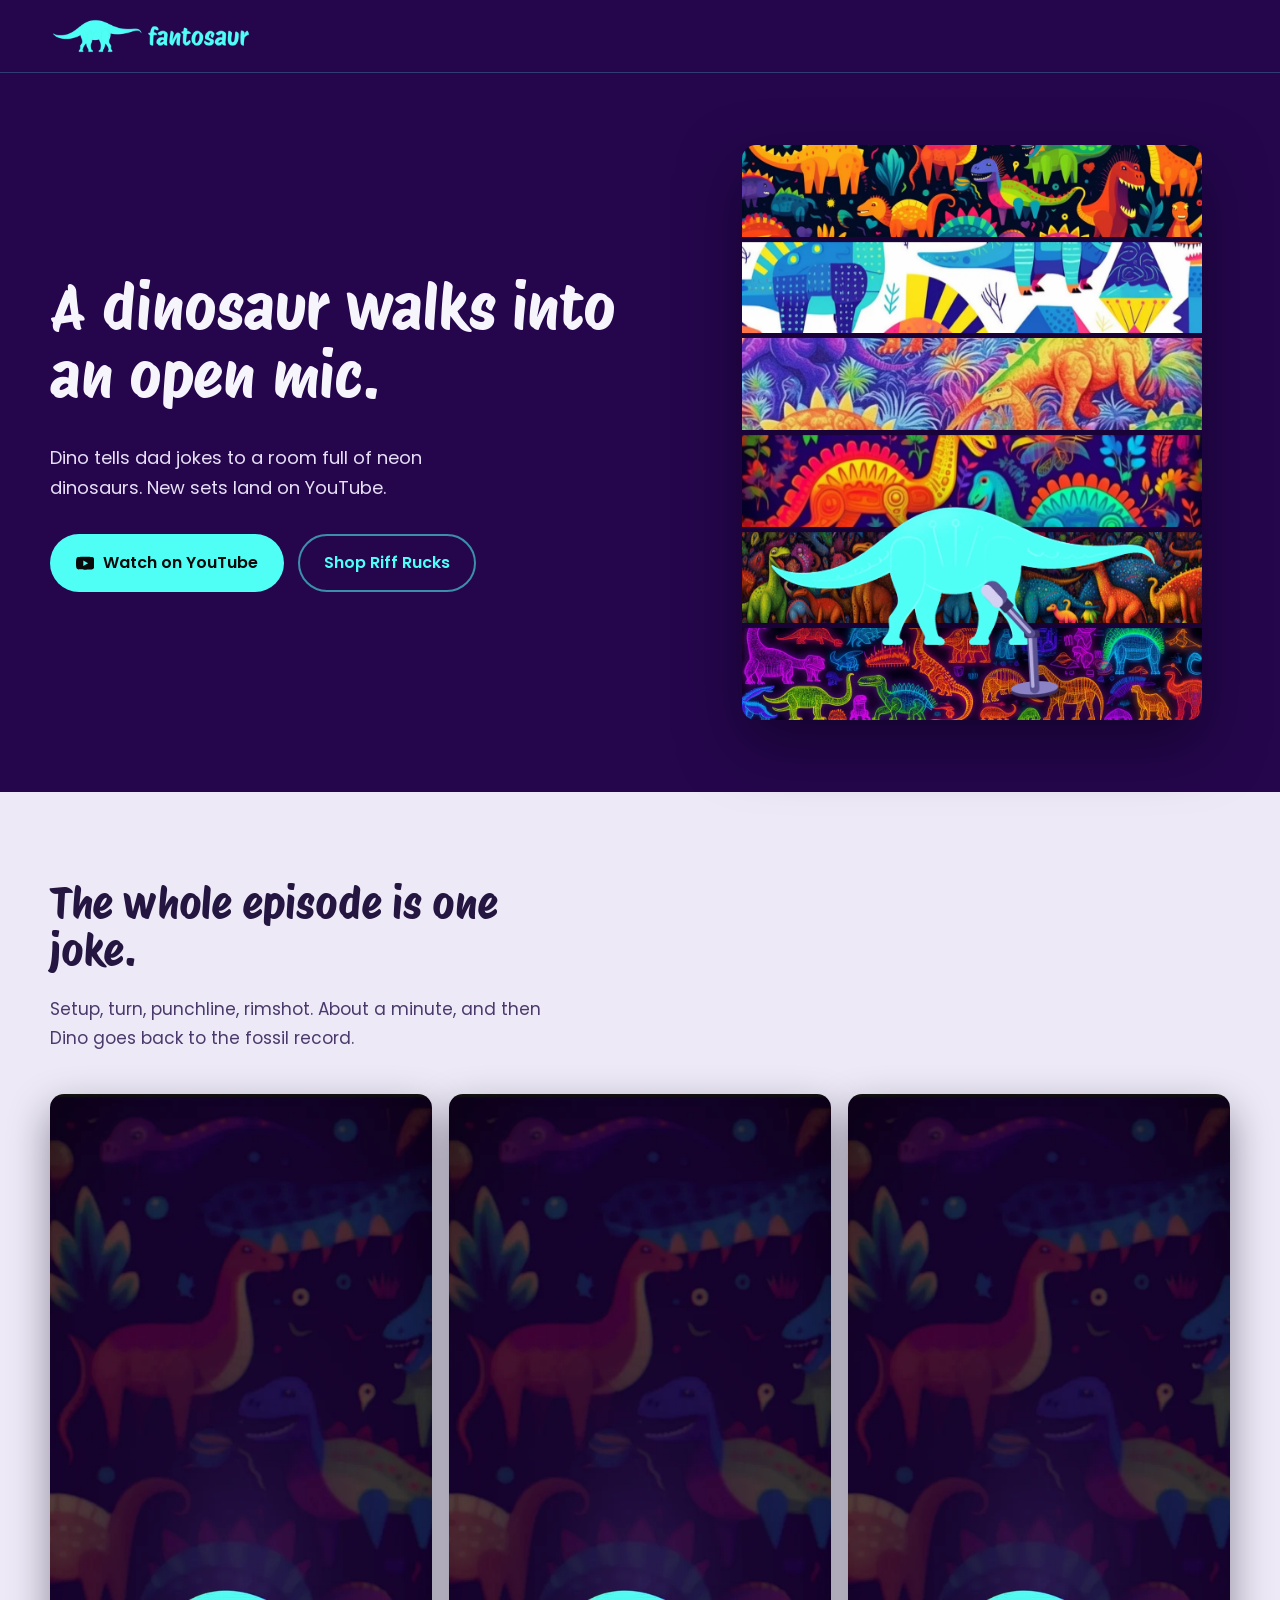
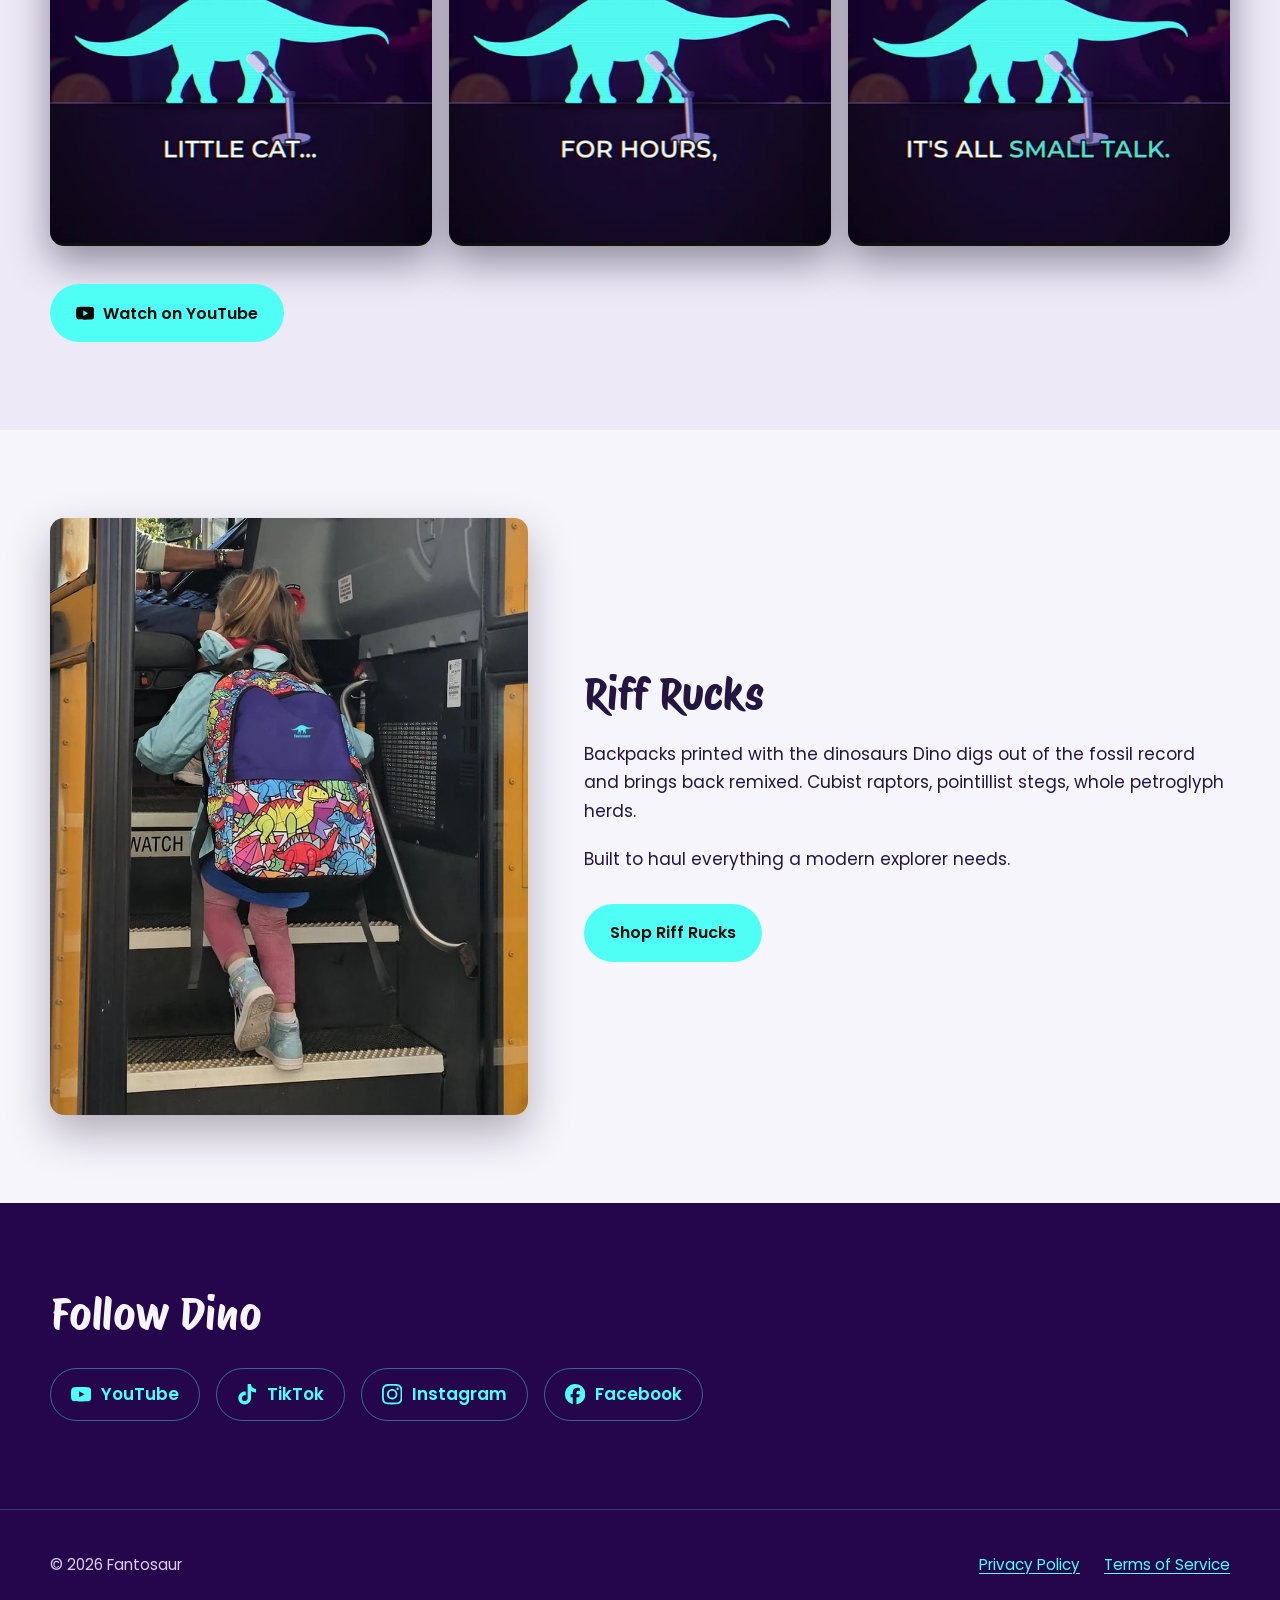
<file: index.html>
<!doctype html>
<html lang="en">
  <head>
    <meta charset="utf-8" />
    <meta name="viewport" content="width=device-width, initial-scale=1" />
    <title>Fantosaur | Dinosaur dad jokes, told live</title>
    <meta
      name="description"
      content="Dino tells dad jokes to a room full of neon dinosaurs. New sets on YouTube, and Riff Ruck backpacks printed with the art."
    />
    <link rel="canonical" href="https://fantosaur.com/" />
    <link rel="icon" href="assets/favicon-32.png" sizes="32x32" />
    <link rel="apple-touch-icon" href="assets/apple-touch-icon.png" />
    <link rel="preload" as="font" type="font/woff2" href="assets/fonts/protest-riot.woff2" crossorigin />
    <link rel="stylesheet" href="styles.css" />
    <meta property="og:type" content="website" />
    <meta property="og:site_name" content="Fantosaur" />
    <meta property="og:title" content="Fantosaur | Dinosaur dad jokes, told live" />
    <meta
      property="og:description"
      content="Dino tells dad jokes to a room full of neon dinosaurs. New sets on YouTube, and Riff Ruck backpacks printed with the art."
    />
    <meta property="og:url" content="https://fantosaur.com/" />
    <meta property="og:image" content="https://fantosaur.com/assets/og.jpg" />
    <meta property="og:image:width" content="1200" />
    <meta property="og:image:height" content="630" />
    <meta property="og:image:alt" content="Dino, an aqua sauropod, at a microphone in front of six bands of Fantosaur dinosaur art." />
    <meta name="twitter:card" content="summary_large_image" />
    <meta name="theme-color" content="#25064D" />
    <script type="application/ld+json">
      {
        "@context": "https://schema.org",
        "@type": "Organization",
        "name": "Fantosaur",
        "url": "https://fantosaur.com/",
        "logo": "https://fantosaur.com/assets/icon-512.png",
        "description": "Dino tells dad jokes to a room full of neon dinosaurs. New sets on YouTube, and Riff Ruck backpacks printed with the art.",
        "sameAs": [
          "https://www.youtube.com/@dino.the.fantosaur",
          "https://www.tiktok.com/@fantosaur",
          "https://www.instagram.com/fantosaur",
          "https://www.facebook.com/fantosaur"
        ]
      }
    </script>
  </head>
  <body>
    <a class="skip" href="#main">Skip to content</a>

    <header class="masthead">
      <div class="shell">
        <a href="/" aria-label="Fantosaur home">
          <img src="assets/logo-lockup.webp" width="600" height="112" alt="Fantosaur" />
        </a>
      </div>
    </header>

    <main id="main">
      <section class="hero">
        <div class="shell">
          <div>
            <h1>A dinosaur walks into an open mic.</h1>
            <p>
              Dino tells dad jokes to a room full of neon dinosaurs. New sets land on YouTube.
            </p>
            <div class="actions">
              <a class="btn btn-primary" href="https://www.youtube.com/@dino.the.fantosaur">
                <svg viewBox="0 0 24 24" aria-hidden="true">
                  <path
                    d="M23.498 6.186a3.016 3.016 0 0 0-2.122-2.136C19.505 3.545 12 3.545 12 3.545s-7.505 0-9.377.505A3.017 3.017 0 0 0 .502 6.186C0 8.07 0 12 0 12s0 3.93.502 5.814a3.016 3.016 0 0 0 2.122 2.136c1.871.505 9.376.505 9.376.505s7.505 0 9.377-.505a3.015 3.015 0 0 0 2.122-2.136C24 15.93 24 12 24 12s0-3.93-.502-5.814zM9.545 15.568V8.432L15.818 12l-6.273 3.568z"
                  />
                </svg>
                Watch on YouTube
              </a>
              <a class="btn btn-ghost" href="https://shop.fantosaur.com">Shop Riff Rucks</a>
            </div>
          </div>
          <!-- One band per art theme, in the order they slide in. The performer sits
               over the last two, which is why the light cubist band is kept near the top. -->
          <div
            class="hero-art"
            role="img"
            aria-label="Dino, an aqua sauropod, at a microphone in front of six bands of Fantosaur dinosaur art: abstract, cubist, impressionist, tribal, pointillist and neon."
          >
            <div class="band"><img src="assets/band-abstract.webp" width="1100" height="220" alt="" fetchpriority="high" /></div>
            <div class="band"><img src="assets/band-cubist.webp" width="1100" height="220" alt="" /></div>
            <div class="band"><img src="assets/band-impressionist.webp" width="1100" height="220" alt="" /></div>
            <div class="band"><img src="assets/band-tribal.webp" width="1100" height="220" alt="" /></div>
            <div class="band"><img src="assets/band-pointillist.webp" width="1100" height="220" alt="" /></div>
            <div class="band"><img src="assets/band-neon.webp" width="1100" height="220" alt="" /></div>
            <img class="performer" src="assets/dino-mic.webp" width="900" height="451" alt="" />
          </div>
        </div>
      </section>

      <section class="bit">
        <div class="shell">
          <div class="section-head reveal">
            <h2>The whole episode is one joke.</h2>
            <p>Setup, turn, punchline, rimshot. About a minute, and then Dino goes back to the fossil record.</p>
          </div>
          <div class="strip reveal">
            <img src="assets/joke-1.webp" width="500" height="985" alt="Dino at the mic. Caption: little cat..." loading="lazy" />
            <img src="assets/joke-2.webp" width="500" height="985" alt="Dino at the mic. Caption: for hours," loading="lazy" />
            <img
              src="assets/joke-3.webp"
              width="500"
              height="985"
              alt="Dino at the mic. Caption: it's all small talk."
              loading="lazy"
            />
          </div>
          <div class="actions">
            <a class="btn btn-primary" href="https://www.youtube.com/@dino.the.fantosaur">
              <svg viewBox="0 0 24 24" aria-hidden="true">
                <path
                  d="M23.498 6.186a3.016 3.016 0 0 0-2.122-2.136C19.505 3.545 12 3.545 12 3.545s-7.505 0-9.377.505A3.017 3.017 0 0 0 .502 6.186C0 8.07 0 12 0 12s0 3.93.502 5.814a3.016 3.016 0 0 0 2.122 2.136c1.871.505 9.376.505 9.376.505s7.505 0 9.377-.505a3.015 3.015 0 0 0 2.122-2.136C24 15.93 24 12 24 12s0-3.93-.502-5.814zM9.545 15.568V8.432L15.818 12l-6.273 3.568z"
                />
              </svg>
              Watch on YouTube
            </a>
          </div>
        </div>
      </section>

      <section class="rucks">
        <div class="shell">
          <img
            src="assets/riff-ruck.webp"
            width="800"
            height="1000"
            alt="A child wearing a Riff Ruck backpack."
            loading="lazy"
            class="reveal"
          />
          <div class="copy reveal">
            <h2>Riff Rucks</h2>
            <p>
              Backpacks printed with the dinosaurs Dino digs out of the fossil record and brings back remixed.
              Cubist raptors, pointillist stegs, whole petroglyph herds.
            </p>
            <p>Built to haul everything a modern explorer needs.</p>
            <div class="actions">
              <a class="btn btn-primary" href="https://shop.fantosaur.com">Shop Riff Rucks</a>
            </div>
          </div>
        </div>
      </section>

      <section class="follow">
        <div class="shell">
          <h2>Follow Dino</h2>
          <ul class="socials">
            <li>
              <a href="https://www.youtube.com/@dino.the.fantosaur">
                <svg viewBox="0 0 24 24" aria-hidden="true">
                  <path
                    d="M23.498 6.186a3.016 3.016 0 0 0-2.122-2.136C19.505 3.545 12 3.545 12 3.545s-7.505 0-9.377.505A3.017 3.017 0 0 0 .502 6.186C0 8.07 0 12 0 12s0 3.93.502 5.814a3.016 3.016 0 0 0 2.122 2.136c1.871.505 9.376.505 9.376.505s7.505 0 9.377-.505a3.015 3.015 0 0 0 2.122-2.136C24 15.93 24 12 24 12s0-3.93-.502-5.814zM9.545 15.568V8.432L15.818 12l-6.273 3.568z"
                  />
                </svg>
                YouTube
              </a>
            </li>
            <li>
              <a href="https://www.tiktok.com/@fantosaur">
                <svg viewBox="0 0 24 24" aria-hidden="true">
                  <path
                    d="M12.525.02c1.31-.02 2.61-.01 3.91-.02.08 1.53.63 3.09 1.75 4.17 1.12 1.11 2.7 1.62 4.24 1.79v4.03c-1.44-.05-2.89-.35-4.2-.97-.57-.26-1.1-.59-1.62-.93-.01 2.92.01 5.84-.02 8.75-.08 1.4-.54 2.79-1.35 3.94-1.31 1.92-3.58 3.17-5.91 3.21-1.43.08-2.86-.31-4.08-1.03-2.02-1.19-3.44-3.37-3.65-5.71-.02-.5-.03-1-.01-1.49.18-1.9 1.12-3.72 2.58-4.96 1.66-1.44 3.98-2.13 6.15-1.72.02 1.48-.04 2.96-.04 4.44-.99-.32-2.15-.23-3.02.37-.63.41-1.11 1.04-1.36 1.75-.21.51-.15 1.07-.14 1.61.24 1.64 1.82 3.02 3.5 2.87 1.12-.01 2.19-.66 2.77-1.61.19-.33.4-.67.41-1.06.1-1.79.06-3.57.07-5.36.01-4.03-.01-8.05.02-12.07z"
                  />
                </svg>
                TikTok
              </a>
            </li>
            <li>
              <a href="https://www.instagram.com/fantosaur">
                <svg viewBox="0 0 24 24" aria-hidden="true">
                  <path
                    d="M7.0301.084c-1.2768.0602-2.1487.264-2.911.5634-.7888.3075-1.4575.72-2.1228 1.3877-.6652.6677-1.075 1.3368-1.3802 2.127-.2954.7638-.4956 1.6365-.552 2.914-.0564 1.2775-.0689 1.6882-.0626 4.947.0062 3.2586.0206 3.6671.0825 4.9473.061 1.2765.264 2.1482.5635 2.9107.308.7889.72 1.4573 1.388 2.1228.6679.6655 1.3365 1.0743 2.1285 1.38.7632.295 1.6361.4961 2.9134.552 1.2773.056 1.6884.069 4.9462.0627 3.2578-.0062 3.6685-.0207 4.9483-.0814 1.2797-.0607 2.1469-.2652 2.9096-.5633.7889-.3086 1.4577-.72 2.1228-1.3881.665-.6682 1.0745-1.3378 1.3795-2.1284.2957-.7632.4966-1.636.552-2.9124.056-1.2809.0692-1.6898.063-4.948-.0063-3.2583-.021-3.6668-.0817-4.9465-.0607-1.2797-.264-2.1487-.5633-2.9117-.3084-.7889-.72-1.4568-1.3876-2.1228C21.2982 1.33 20.628.9208 19.8378.6165 19.074.321 18.2017.1197 16.9244.0645 15.6471.0093 15.236-.005 11.977.0014 8.718.0076 8.31.0215 7.0301.0839m.1402 21.6932c-1.17-.0509-1.8053-.2453-2.2287-.4074-.5606-.216-.96-.4771-1.3819-.895-.422-.4178-.6811-.8186-.9-1.3775-.1644-.4234-.3624-1.058-.4171-2.228-.0595-1.2645-.072-1.6442-.079-4.848-.007-3.2037.0053-3.583.0607-4.848.05-1.169.2456-1.805.4074-2.2282.216-.5613.4762-.96.895-1.3816.4188-.4217.8184-.6814 1.3783-.9003.423-.1651 1.0575-.3614 2.227-.4171 1.2655-.06 1.6447-.072 4.848-.079 3.2033-.007 3.5835.005 4.8495.0608 1.169.0508 1.8053.2445 2.228.4074.5608.216.96.4757 1.3816.895.4217.4194.6816.8176.9005 1.3787.1653.4217.3617 1.056.4169 2.2263.0602 1.2655.0739 1.645.0796 4.848.0058 3.203-.0055 3.5834-.061 4.848-.051 1.17-.2452 1.8055-.4073 2.2294-.216.5604-.4763.96-.8954 1.3813-.419.4212-.8181.6811-1.3783.9-.4224.1649-1.0577.3617-2.2262.4174-1.2656.0595-1.6448.072-4.8493.079-3.2045.007-3.5825-.006-4.848-.0608M16.953 5.5864A1.44 1.44 0 1 0 18.39 4.144a1.44 1.44 0 0 0-1.437 1.4424M5.8385 12.012c.0067 3.4032 2.7706 6.1557 6.173 6.1493 3.4026-.0065 6.157-2.7701 6.1506-6.1733-.0065-3.4032-2.771-6.1565-6.174-6.1499-3.403.0067-6.1565 2.771-6.1496 6.1739M8 12.0077a4 4 0 1 1 4.008 3.9921A3.9996 3.9996 0 0 1 8 12.0077"
                  />
                </svg>
                Instagram
              </a>
            </li>
            <li>
              <a href="https://www.facebook.com/fantosaur">
                <svg viewBox="0 0 24 24" aria-hidden="true">
                  <path
                    d="M9.101 23.691v-7.98H6.627v-3.667h2.474v-1.58c0-4.085 1.848-5.978 5.858-5.978.401 0 .955.042 1.468.103a8.68 8.68 0 0 1 1.141.195v3.325a8.623 8.623 0 0 0-.653-.036 26.805 26.805 0 0 0-.733-.009c-.707 0-1.259.096-1.675.309a1.686 1.686 0 0 0-.679.622c-.258.42-.374.995-.374 1.752v1.297h3.919l-.386 2.103-.287 1.564h-3.246v8.245C19.396 23.238 24 18.179 24 12.044c0-6.627-5.373-12-12-12s-12 5.373-12 12c0 5.628 3.874 10.35 9.101 11.647Z"
                  />
                </svg>
                Facebook
              </a>
            </li>
          </ul>
        </div>
      </section>
    </main>

    <footer class="site-foot">
      <div class="shell">
        <p>&copy; 2026 Fantosaur</p>
        <nav aria-label="Legal">
          <a href="/privacy-policy/">Privacy Policy</a>
          <a href="/terms-of-service/">Terms of Service</a>
        </nav>
      </div>
    </footer>
  </body>
</html>
</file>
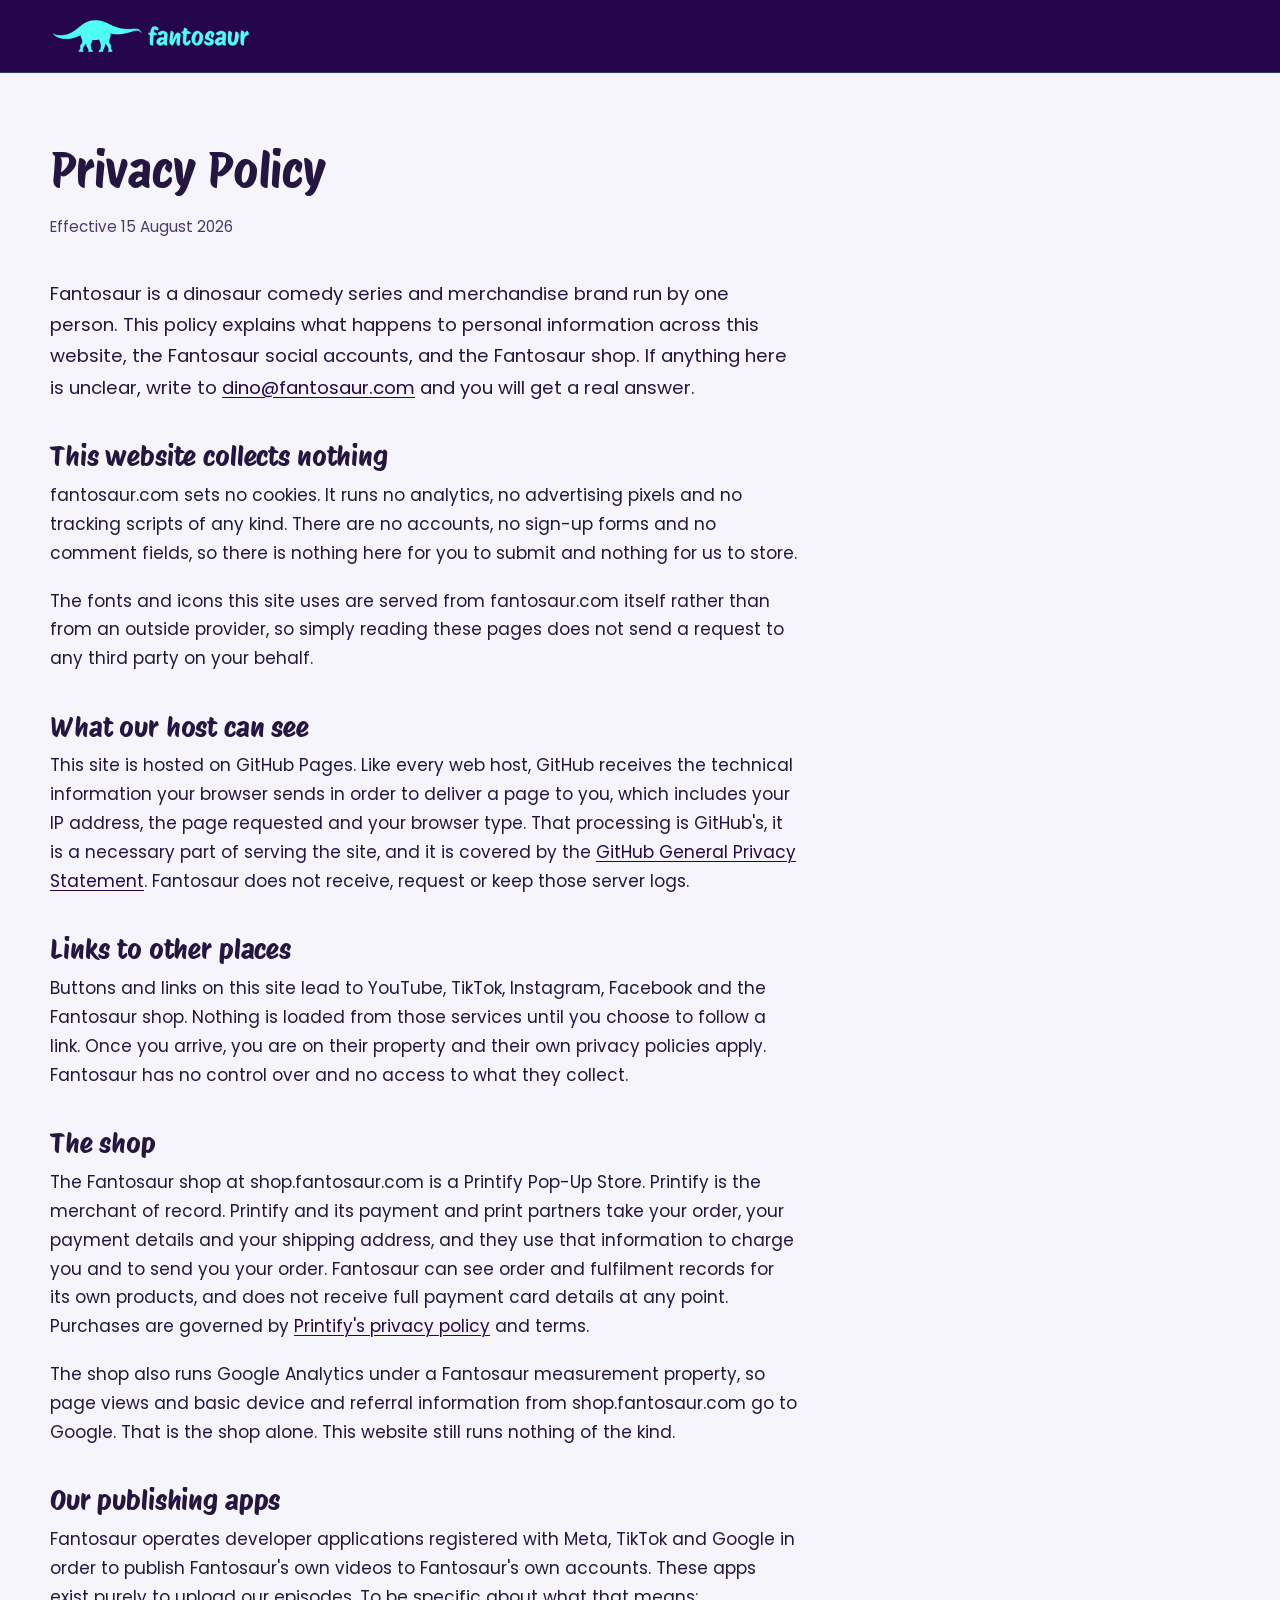
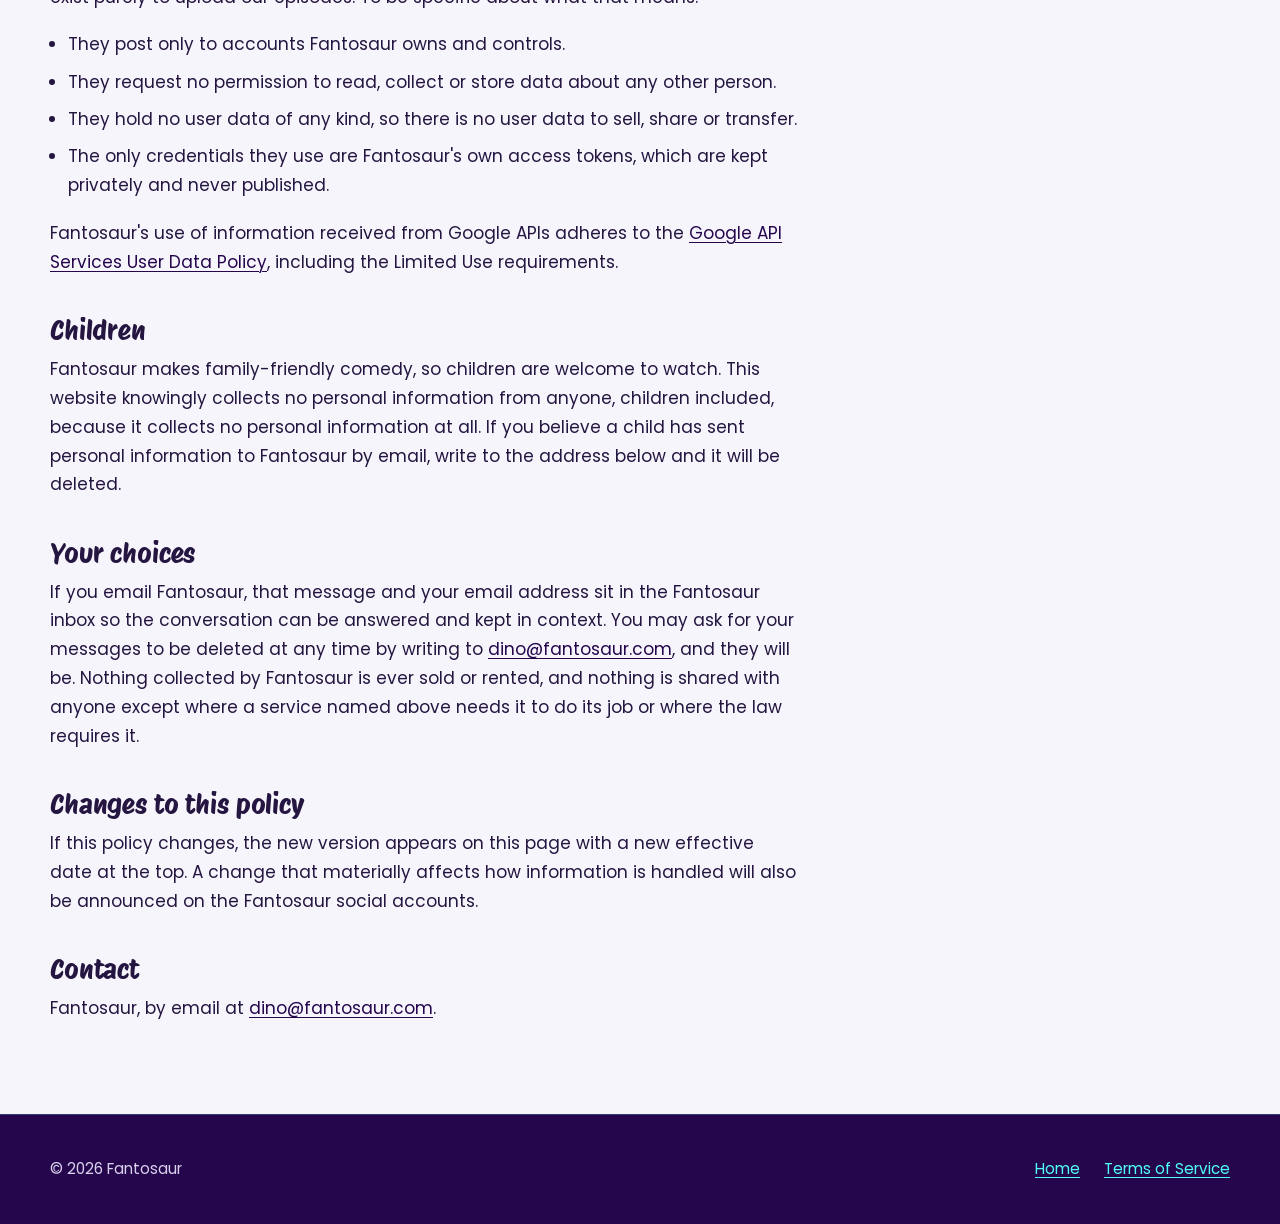
<file: privacy-policy/index.html>
<!doctype html>
<html lang="en">
  <head>
    <meta charset="utf-8" />
    <meta name="viewport" content="width=device-width, initial-scale=1" />
    <title>Privacy Policy | Fantosaur</title>
    <meta
      name="description"
      content="How Fantosaur handles personal information. This website sets no cookies, runs no analytics and makes no third-party requests."
    />
    <link rel="canonical" href="https://fantosaur.com/privacy-policy/" />
    <link rel="icon" href="/assets/favicon-32.png" sizes="32x32" />
    <link rel="apple-touch-icon" href="/assets/apple-touch-icon.png" />
    <link rel="stylesheet" href="/styles.css" />
    <meta property="og:type" content="article" />
    <meta property="og:site_name" content="Fantosaur" />
    <meta property="og:title" content="Privacy Policy | Fantosaur" />
    <meta property="og:url" content="https://fantosaur.com/privacy-policy/" />
    <meta property="og:image" content="https://fantosaur.com/assets/og.jpg" />
  </head>
  <body>
    <a class="skip" href="#main">Skip to content</a>

    <header class="masthead">
      <div class="shell">
        <a href="/" aria-label="Fantosaur home">
          <img src="/assets/logo-lockup.webp" width="600" height="112" alt="Fantosaur" />
        </a>
      </div>
    </header>

    <main id="main" class="prose">
      <div class="shell">
        <h1>Privacy Policy</h1>
        <p class="updated">Effective 15 August 2026</p>

        <p class="lede">
          Fantosaur is a dinosaur comedy series and merchandise brand run by one person. This policy explains what
          happens to personal information across this website, the Fantosaur social accounts, and the Fantosaur
          shop. If anything here is unclear, write to
          <a href="mailto:dino@fantosaur.com">dino@fantosaur.com</a> and you will get a real
          answer.
        </p>

        <h2>This website collects nothing</h2>
        <p>
          fantosaur.com sets no cookies. It runs no analytics, no advertising pixels and no tracking scripts of any
          kind. There are no accounts, no sign-up forms and no comment fields, so there is nothing here for you to
          submit and nothing for us to store.
        </p>
        <p>
          The fonts and icons this site uses are served from fantosaur.com itself rather than from an outside
          provider, so simply reading these pages does not send a request to any third party on your behalf.
        </p>

        <h2>What our host can see</h2>
        <p>
          This site is hosted on GitHub Pages. Like every web host, GitHub receives the technical information your
          browser sends in order to deliver a page to you, which includes your IP address, the page requested and
          your browser type. That processing is GitHub's, it is a necessary part of serving the site, and it is
          covered by the
          <a href="https://docs.github.com/en/site-policy/privacy-policies/github-general-privacy-statement"
            >GitHub General Privacy Statement</a
          >. Fantosaur does not receive, request or keep those server logs.
        </p>

        <h2>Links to other places</h2>
        <p>
          Buttons and links on this site lead to YouTube, TikTok, Instagram, Facebook and the Fantosaur shop.
          Nothing is loaded from those services until you choose to follow a link. Once you arrive, you are on
          their property and their own privacy policies apply. Fantosaur has no control over and no access to what
          they collect.
        </p>

        <h2>The shop</h2>
        <p>
          The Fantosaur shop at shop.fantosaur.com is a Printify Pop-Up Store. Printify is the merchant of record.
          Printify and its payment and print partners take your order, your payment details and your shipping
          address, and they use that information to charge you and to send you your order. Fantosaur can see order
          and fulfilment records for its own products, and does not receive full payment card details at any point.
          Purchases are governed by
          <a href="https://printify.com/privacy-policy/">Printify's privacy policy</a> and terms.
        </p>
        <p>
          The shop also runs Google Analytics under a Fantosaur measurement property, so page views and basic
          device and referral information from shop.fantosaur.com go to Google. That is the shop alone. This
          website still runs nothing of the kind.
        </p>

        <h2>Our publishing apps</h2>
        <p>
          Fantosaur operates developer applications registered with Meta, TikTok and Google in order to publish
          Fantosaur's own videos to Fantosaur's own accounts. These apps exist purely to upload our episodes. To be
          specific about what that means:
        </p>
        <ul>
          <li>They post only to accounts Fantosaur owns and controls.</li>
          <li>They request no permission to read, collect or store data about any other person.</li>
          <li>They hold no user data of any kind, so there is no user data to sell, share or transfer.</li>
          <li>
            The only credentials they use are Fantosaur's own access tokens, which are kept privately and never
            published.
          </li>
        </ul>
        <p>
          Fantosaur's use of information received from Google APIs adheres to the
          <a href="https://developers.google.com/terms/api-services-user-data-policy"
            >Google API Services User Data Policy</a
          >, including the Limited Use requirements.
        </p>

        <h2>Children</h2>
        <p>
          Fantosaur makes family-friendly comedy, so children are welcome to watch. This website knowingly collects
          no personal information from anyone, children included, because it collects no personal information at
          all. If you believe a child has sent personal information to Fantosaur by email, write to the address
          below and it will be deleted.
        </p>

        <h2>Your choices</h2>
        <p>
          If you email Fantosaur, that message and your email address sit in the Fantosaur inbox so the
          conversation can be answered and kept in context. You may ask for your messages to be deleted at any time
          by writing to
          <a href="mailto:dino@fantosaur.com">dino@fantosaur.com</a>, and they will be. Nothing
          collected by Fantosaur is ever sold or rented, and nothing is shared with anyone except where a service
          named above needs it to do its job or where the law requires it.
        </p>

        <h2>Changes to this policy</h2>
        <p>
          If this policy changes, the new version appears on this page with a new effective date at the top. A
          change that materially affects how information is handled will also be announced on the Fantosaur social
          accounts.
        </p>

        <h2>Contact</h2>
        <p>
          Fantosaur, by email at
          <a href="mailto:dino@fantosaur.com">dino@fantosaur.com</a>.
        </p>
      </div>
    </main>

    <footer class="site-foot">
      <div class="shell">
        <p>&copy; 2026 Fantosaur</p>
        <nav aria-label="Legal">
          <a href="/">Home</a>
          <a href="/terms-of-service/">Terms of Service</a>
        </nav>
      </div>
    </footer>
  </body>
</html>
</file>
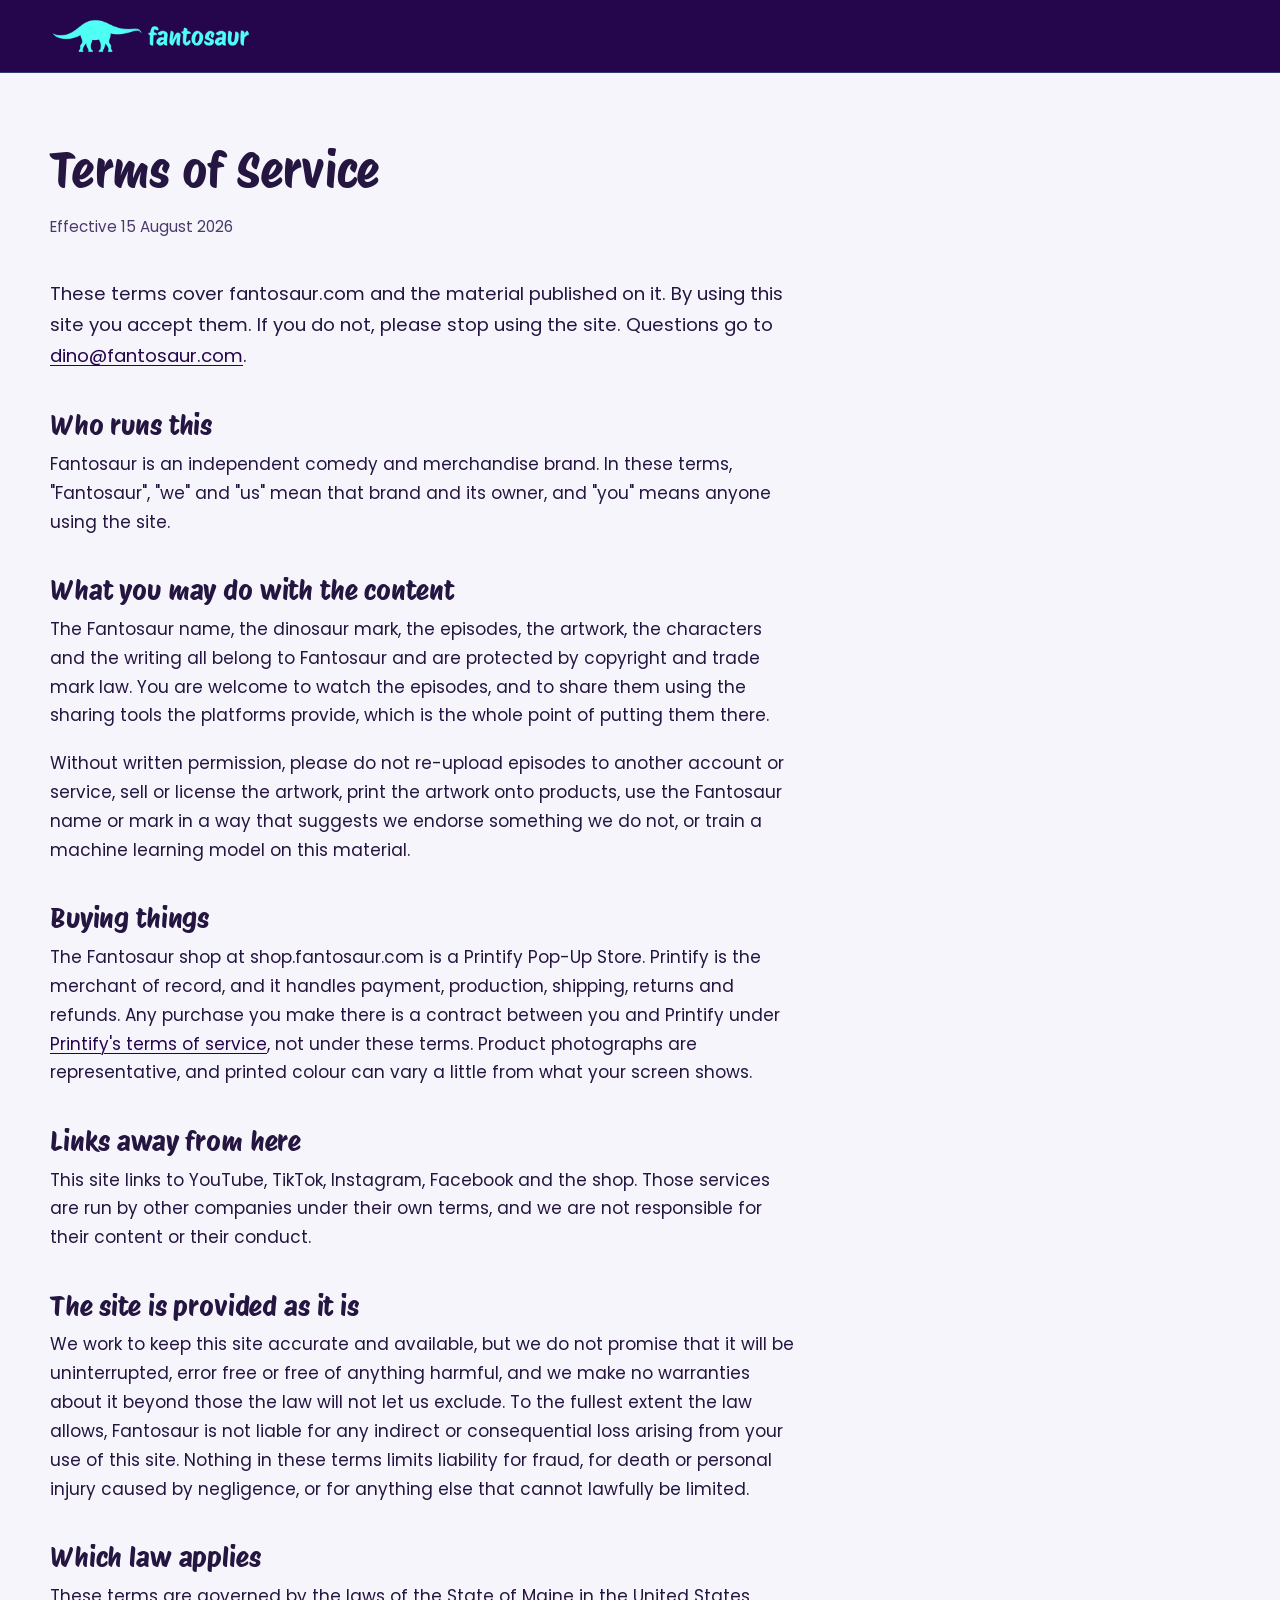
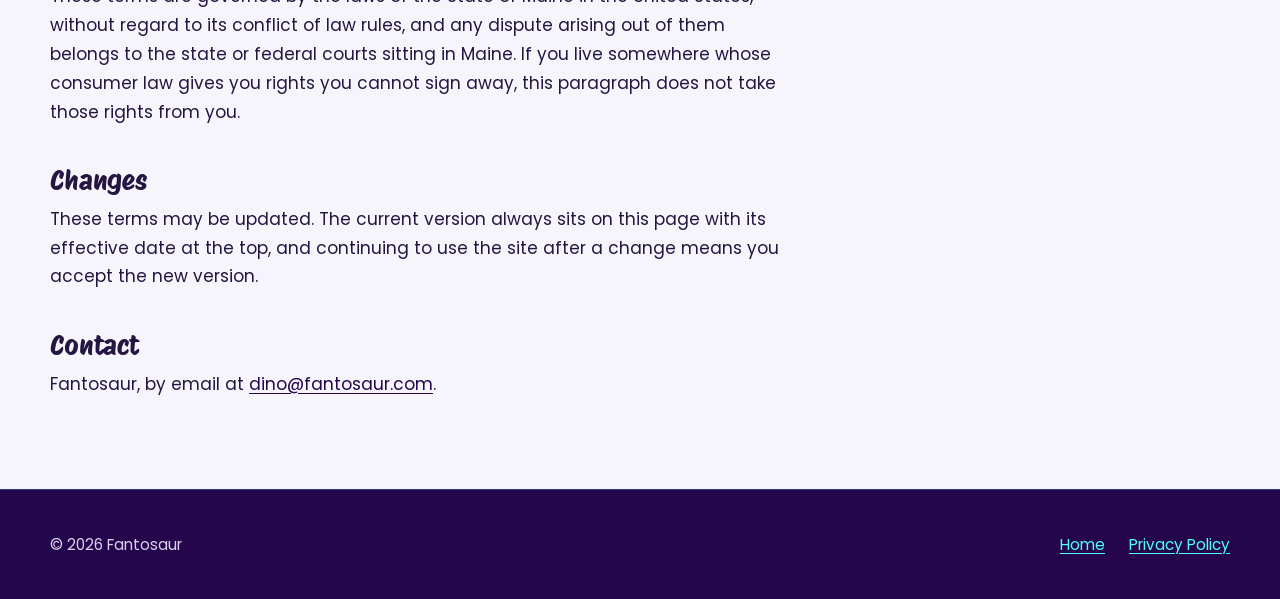
<file: terms-of-service/index.html>
<!doctype html>
<html lang="en">
  <head>
    <meta charset="utf-8" />
    <meta name="viewport" content="width=device-width, initial-scale=1" />
    <title>Terms of Service | Fantosaur</title>
    <meta name="description" content="The terms that apply to the Fantosaur website and its content." />
    <link rel="canonical" href="https://fantosaur.com/terms-of-service/" />
    <link rel="icon" href="/assets/favicon-32.png" sizes="32x32" />
    <link rel="apple-touch-icon" href="/assets/apple-touch-icon.png" />
    <link rel="stylesheet" href="/styles.css" />
    <meta property="og:type" content="article" />
    <meta property="og:site_name" content="Fantosaur" />
    <meta property="og:title" content="Terms of Service | Fantosaur" />
    <meta property="og:url" content="https://fantosaur.com/terms-of-service/" />
    <meta property="og:image" content="https://fantosaur.com/assets/og.jpg" />
  </head>
  <body>
    <a class="skip" href="#main">Skip to content</a>

    <header class="masthead">
      <div class="shell">
        <a href="/" aria-label="Fantosaur home">
          <img src="/assets/logo-lockup.webp" width="600" height="112" alt="Fantosaur" />
        </a>
      </div>
    </header>

    <main id="main" class="prose">
      <div class="shell">
        <h1>Terms of Service</h1>
        <p class="updated">Effective 15 August 2026</p>

        <p class="lede">
          These terms cover fantosaur.com and the material published on it. By using this site you accept them. If
          you do not, please stop using the site. Questions go to
          <a href="mailto:dino@fantosaur.com">dino@fantosaur.com</a>.
        </p>

        <h2>Who runs this</h2>
        <p>
          Fantosaur is an independent comedy and merchandise brand. In these terms, "Fantosaur", "we" and "us" mean
          that brand and its owner, and "you" means anyone using the site.
        </p>

        <h2>What you may do with the content</h2>
        <p>
          The Fantosaur name, the dinosaur mark, the episodes, the artwork, the characters and the writing all
          belong to Fantosaur and are protected by copyright and trade mark law. You are welcome to watch the
          episodes, and to share them using the sharing tools the platforms provide, which is the whole point of
          putting them there.
        </p>
        <p>
          Without written permission, please do not re-upload episodes to another account or service, sell or
          license the artwork, print the artwork onto products, use the Fantosaur name or mark in a way that
          suggests we endorse something we do not, or train a machine learning model on this material.
        </p>

        <h2>Buying things</h2>
        <p>
          The Fantosaur shop at shop.fantosaur.com is a Printify Pop-Up Store. Printify is the merchant of record,
          and it handles payment, production, shipping, returns and refunds. Any purchase you make there is a
          contract between you and Printify under
          <a href="https://printify.com/terms-of-service/">Printify's terms of service</a>, not under these terms.
          Product photographs are representative, and printed colour can vary a little from what your screen shows.
        </p>

        <h2>Links away from here</h2>
        <p>
          This site links to YouTube, TikTok, Instagram, Facebook and the shop. Those services are run by other
          companies under their own terms, and we are not responsible for their content or their conduct.
        </p>

        <h2>The site is provided as it is</h2>
        <p>
          We work to keep this site accurate and available, but we do not promise that it will be uninterrupted,
          error free or free of anything harmful, and we make no warranties about it beyond those the law will not
          let us exclude. To the fullest extent the law allows, Fantosaur is not liable for any indirect or
          consequential loss arising from your use of this site. Nothing in these terms limits liability for fraud,
          for death or personal injury caused by negligence, or for anything else that cannot lawfully be limited.
        </p>

        <h2>Which law applies</h2>
        <p>
          These terms are governed by the laws of the State of Maine in the United States, without
          regard to its conflict of law rules, and any dispute arising out of them belongs to the state
          or federal courts sitting in Maine. If you live somewhere whose consumer law gives you rights
          you cannot sign away, this paragraph does not take those rights from you.
        </p>

        <h2>Changes</h2>
        <p>
          These terms may be updated. The current version always sits on this page with its effective date at the
          top, and continuing to use the site after a change means you accept the new version.
        </p>

        <h2>Contact</h2>
        <p>
          Fantosaur, by email at
          <a href="mailto:dino@fantosaur.com">dino@fantosaur.com</a>.
        </p>
      </div>
    </main>

    <footer class="site-foot">
      <div class="shell">
        <p>&copy; 2026 Fantosaur</p>
        <nav aria-label="Legal">
          <a href="/">Home</a>
          <a href="/privacy-policy/">Privacy Policy</a>
        </nav>
      </div>
    </footer>
  </body>
</html>
</file>
<file: styles.css>
/* Fantosaur brand site. Palette and contrast ratios are the measured system in
   Store 2026/STORE-SPEC.md. Comet Aqua on a light surface is 1.14:1, so aqua text
   and the aqua brand marks only ever sit on a Fossil Violet panel. */

@font-face {
  font-family: "Protest Riot";
  src: url("assets/fonts/protest-riot.woff2") format("woff2");
  font-weight: 400;
  font-display: swap;
}
@font-face {
  font-family: "Poppins";
  src: url("assets/fonts/poppins-400.woff2") format("woff2");
  font-weight: 400;
  font-display: swap;
}
@font-face {
  font-family: "Poppins";
  src: url("assets/fonts/poppins-600.woff2") format("woff2");
  font-weight: 600;
  font-display: swap;
}

:root {
  --violet: #25064d;
  --violet-deep: #1a0337;
  --aqua: #4ffff6;
  --moonstone: #f7f5fc;
  --strata: #241640;
  --red: #e0304a;

  /* dark is the default: every brand mark is aqua, and aqua needs a violet ground */
  --page: var(--violet);
  --page-alt: var(--violet-deep);
  --ink: var(--moonstone);
  --ink-quiet: #cfc6e4;
  --link: var(--aqua);
  --cta-face: var(--aqua);
  --cta-ink: #0a0a0a;
  --rule: rgb(247 245 252 / 0.16);

  --panel: var(--violet);
  --panel-ink: var(--moonstone);
  --panel-link: var(--aqua);

  --shell: 1180px;
  --radius: 14px;
  --ease: cubic-bezier(0.16, 1, 0.3, 1);
  color-scheme: dark;
}

@media (prefers-color-scheme: light) {
  :root {
    --page: var(--moonstone);
    --page-alt: #ede9f7;
    --ink: var(--strata);
    --ink-quiet: #4a3a6b;
    --link: var(--violet);
    --cta-face: var(--violet);
    --cta-ink: var(--aqua);
    --rule: rgb(36 22 64 / 0.18);
    color-scheme: light;
  }
}

*,
*::before,
*::after {
  box-sizing: border-box;
}

html {
  -webkit-text-size-adjust: 100%;
  scroll-behavior: smooth;
}
@media (prefers-reduced-motion: reduce) {
  html {
    scroll-behavior: auto;
  }
}

body {
  margin: 0;
  background: var(--page);
  color: var(--ink);
  font-family: Poppins, "Segoe UI", system-ui, sans-serif;
  font-size: 1.0625rem;
  line-height: 1.7;
  -webkit-font-smoothing: antialiased;
}

h1,
h2,
h3 {
  font-family: "Protest Riot", Poppins, system-ui, sans-serif;
  font-weight: 400;
  line-height: 1.08;
  letter-spacing: -0.005em;
  margin: 0;
}

h1 {
  font-size: clamp(2.15rem, 1.15rem + 3.6vw, 3.9rem);
}
h2 {
  font-size: clamp(1.75rem, 1.25rem + 1.9vw, 2.7rem);
}
h3 {
  font-size: clamp(1.2rem, 1.05rem + 0.7vw, 1.5rem);
}

p {
  margin: 0 0 1.1em;
  max-width: 62ch;
}

a {
  color: var(--link);
  text-underline-offset: 0.18em;
  text-decoration-thickness: from-font;
}
a:hover {
  text-decoration-thickness: 2px;
}

img {
  display: block;
  max-width: 100%;
  height: auto;
}

:focus-visible {
  outline: 3px solid var(--link);
  outline-offset: 3px;
  border-radius: 4px;
}

.shell {
  width: min(100% - 2.5rem, var(--shell));
  margin-inline: auto;
}

.skip {
  position: absolute;
  left: -9999px;
}
.skip:focus {
  left: 1rem;
  top: 1rem;
  z-index: 10;
  background: var(--cta-face);
  color: var(--cta-ink);
  padding: 0.7rem 1.1rem;
  border-radius: var(--radius);
  font-weight: 600;
}

/* ---------- header: always the violet brand bar, in both colour schemes ---------- */

.masthead {
  background: var(--panel);
  border-bottom: 1px solid rgb(79 255 246 / 0.22);
}
.masthead .shell {
  display: flex;
  align-items: center;
  min-height: 72px;
  padding-block: 0.9rem;
}
.masthead a {
  display: block;
  line-height: 0;
  border-radius: 6px;
}
.masthead img {
  width: 202px;
}
@media (max-width: 480px) {
  .masthead img {
    width: 164px;
  }
  .masthead .shell {
    min-height: 64px;
  }
}

/* ---------- hero: violet panel, asymmetric split ---------- */

.hero {
  background: var(--panel);
  color: var(--panel-ink);
  padding-block: clamp(2.5rem, 1.2rem + 4.4vw, 4.5rem);
}
.hero .shell {
  display: grid;
  gap: clamp(2rem, 1rem + 4vw, 3.75rem);
  align-items: center;
}
@media (min-width: 900px) {
  .hero .shell {
    grid-template-columns: 1.08fr 0.92fr;
  }
}

.hero p {
  color: #e6dff5;
  font-size: 1.125rem;
  max-width: 34ch;
}
.hero h1 {
  margin-bottom: 0.55em;
}

/* Six bands, one per art theme, are the backdrop. Every band is at full
   strength: no blur, no fade, no scrim. The performer plate is composited at the
   show's own stage geometry and sits over the bottom two. */
.hero-art {
  position: relative;
  display: grid;
  grid-template-rows: repeat(6, 1fr);
  gap: 5px;
  aspect-ratio: 4 / 5;
  width: 100%;
  max-width: 460px;
  margin-inline: auto;
  border-radius: var(--radius);
  overflow: hidden;
  background: var(--violet-deep);
  box-shadow: 0 24px 60px rgb(10 2 24 / 0.55);
}
.hero-art .band {
  overflow: hidden;
}
.hero-art .band img {
  width: 100%;
  height: 100%;
  object-fit: cover;
}
.hero-art .performer {
  position: absolute;
  left: 6%;
  bottom: 3.5%;
  width: 84%;
  /* the shadow is on Dino, not on the art: it separates him from a busy band
     without softening the band itself */
  filter: drop-shadow(0 6px 18px rgb(8 1 20 / 0.72));
}

/* ---------- buttons ---------- */

.actions {
  display: flex;
  flex-wrap: wrap;
  gap: 0.85rem;
  margin-top: 1.9rem;
}

.btn {
  display: inline-flex;
  align-items: center;
  gap: 0.55rem;
  padding: 0.82rem 1.5rem;
  border-radius: 999px;
  font-weight: 600;
  font-size: 1rem;
  text-decoration: none;
  white-space: nowrap;
  border: 2px solid transparent;
  transition:
    transform 0.25s var(--ease),
    box-shadow 0.25s var(--ease),
    background-color 0.25s var(--ease);
}
.btn svg {
  width: 1.15em;
  height: 1.15em;
  fill: currentColor;
  flex: none;
}

/* black on Comet Aqua, 16.97:1 */
.btn-primary {
  background: var(--aqua);
  color: #0a0a0a;
}
.btn-primary:hover {
  box-shadow: 0 10px 26px rgb(79 255 246 / 0.3);
}

/* on the violet hero panel only, so the aqua stroke and label stay legal */
.btn-ghost {
  color: var(--aqua);
  border-color: rgb(79 255 246 / 0.55);
}
.btn-ghost:hover {
  border-color: var(--aqua);
  background: rgb(79 255 246 / 0.1);
}

@media (prefers-reduced-motion: no-preference) {
  .btn:hover {
    transform: translateY(-2px);
  }
  .btn:active {
    transform: translateY(0) scale(0.98);
  }
}

/* ---------- sections ---------- */

section {
  padding-block: clamp(3rem, 1.6rem + 5vw, 5.5rem);
}
.section-head {
  max-width: 46ch;
  margin-bottom: 2.6rem;
}
.section-head h2 {
  margin-bottom: 0.5em;
}
.section-head p {
  color: var(--ink-quiet);
  margin-bottom: 0;
}

/* ---------- the joke: three real frames, one complete joke ---------- */

.bit {
  background: var(--page-alt);
}
.strip {
  display: grid;
  gap: 1.1rem;
  grid-template-columns: repeat(3, 1fr);
}
.strip img {
  width: 100%;
  border-radius: var(--radius);
  box-shadow: 0 16px 40px rgb(10 2 24 / 0.42);
}
@media (max-width: 720px) {
  /* stay legible on a phone: one frame at a time, flick sideways */
  .strip {
    grid-template-columns: none;
    grid-auto-flow: column;
    grid-auto-columns: 74%;
    overflow-x: auto;
    scroll-snap-type: x mandatory;
    padding-bottom: 0.75rem;
    scrollbar-width: thin;
  }
  .strip img {
    scroll-snap-align: center;
  }
}
.bit .actions {
  margin-top: 2.4rem;
}

/* ---------- riff rucks ---------- */

.rucks .shell {
  display: grid;
  gap: clamp(2rem, 1rem + 3.4vw, 3.5rem);
  align-items: center;
}
@media (min-width: 900px) {
  .rucks .shell {
    grid-template-columns: 0.85fr 1.15fr;
  }
}
.rucks img {
  border-radius: var(--radius);
  width: 100%;
  box-shadow: 0 18px 44px rgb(10 2 24 / 0.3);
}
.rucks .copy h2 {
  margin-bottom: 0.5em;
}

/* ---------- follow row ---------- */

.follow {
  background: var(--panel);
  color: var(--panel-ink);
}
.follow h2 {
  margin-bottom: 1.9rem;
}
.socials {
  list-style: none;
  margin: 0;
  padding: 0;
  display: flex;
  flex-wrap: wrap;
  gap: 0.75rem 1rem;
}
.socials a {
  display: inline-flex;
  align-items: center;
  gap: 0.6rem;
  padding: 0.7rem 1.25rem;
  border: 1px solid rgb(79 255 246 / 0.4);
  border-radius: 999px;
  color: var(--aqua);
  text-decoration: none;
  font-weight: 600;
  transition:
    background-color 0.25s var(--ease),
    border-color 0.25s var(--ease),
    transform 0.25s var(--ease);
}
.socials a:hover {
  background: rgb(79 255 246 / 0.12);
  border-color: var(--aqua);
}
.socials svg {
  width: 1.2em;
  height: 1.2em;
  fill: currentColor;
  flex: none;
}
@media (prefers-reduced-motion: no-preference) {
  .socials a:hover {
    transform: translateY(-2px);
  }
}

/* ---------- footer ---------- */

.site-foot {
  background: var(--panel);
  color: var(--panel-ink);
  border-top: 1px solid rgb(79 255 246 / 0.22);
  padding-block: 2.6rem;
  font-size: 0.95rem;
}
.site-foot .shell {
  display: flex;
  flex-wrap: wrap;
  gap: 0.6rem 1.75rem;
  align-items: center;
  justify-content: space-between;
}
.site-foot nav {
  display: flex;
  flex-wrap: wrap;
  gap: 0.6rem 1.5rem;
}
.site-foot a {
  color: var(--panel-link);
}
.site-foot p {
  margin: 0;
  color: #d8d0ec;
}

/* ---------- long-form pages ---------- */

.prose {
  padding-block: clamp(2.5rem, 1.4rem + 4vw, 4.5rem);
}
.prose h1 {
  font-size: clamp(2rem, 1.4rem + 2.2vw, 3rem);
  margin-bottom: 0.35em;
}
.prose h2 {
  font-size: clamp(1.35rem, 1.15rem + 0.9vw, 1.75rem);
  margin-top: 2.4rem;
  margin-bottom: 0.6rem;
}
.prose .updated {
  color: var(--ink-quiet);
  font-size: 0.95rem;
  margin-bottom: 2.4rem;
}
.prose p,
.prose li {
  max-width: 68ch;
}
.prose ul {
  padding-left: 1.15rem;
  margin: 0 0 1.1em;
}
.prose li {
  margin-bottom: 0.5em;
}
.prose .lede {
  font-size: 1.15rem;
}

/* ---------- motion: entrance only, and only where the browser can do it
   on the scroll timeline. Guarded so a browser without support never
   inherits opacity 0. ---------- */

/* The hero sits above the fold, so its bands run on arrival rather than on a
   scroll timeline: at scroll 0 a view() timeline is already past its entry range
   and the slide would never be seen. Each band enters from the left, one after
   the next, and Dino walks on once the stage is built. */
@media (prefers-reduced-motion: no-preference) {
  .hero-art .band img {
    animation: band-in 0.8s var(--ease) both;
  }
  .hero-art .band:nth-child(1) img {
    animation-delay: 0.08s;
  }
  .hero-art .band:nth-child(2) img {
    animation-delay: 0.22s;
  }
  .hero-art .band:nth-child(3) img {
    animation-delay: 0.36s;
  }
  .hero-art .band:nth-child(4) img {
    animation-delay: 0.5s;
  }
  .hero-art .band:nth-child(5) img {
    animation-delay: 0.64s;
  }
  .hero-art .band:nth-child(6) img {
    animation-delay: 0.78s;
  }
  .hero-art .performer {
    animation: performer-in 0.7s var(--ease) 1s both;
  }
  @keyframes band-in {
    from {
      transform: translateX(-102%);
    }
    to {
      transform: translateX(0);
    }
  }
  @keyframes performer-in {
    from {
      opacity: 0;
      transform: translateY(18px);
    }
    to {
      opacity: 1;
      transform: none;
    }
  }
}

@media (prefers-reduced-motion: no-preference) {
  @supports (animation-timeline: view()) {
    .reveal {
      animation: rise-in linear both;
      animation-timeline: view();
      animation-range: entry 5% cover 26%;
    }
    @keyframes rise-in {
      from {
        opacity: 0;
        transform: translateY(22px);
      }
      to {
        opacity: 1;
        transform: translateY(0);
      }
    }
  }
}
</file>
